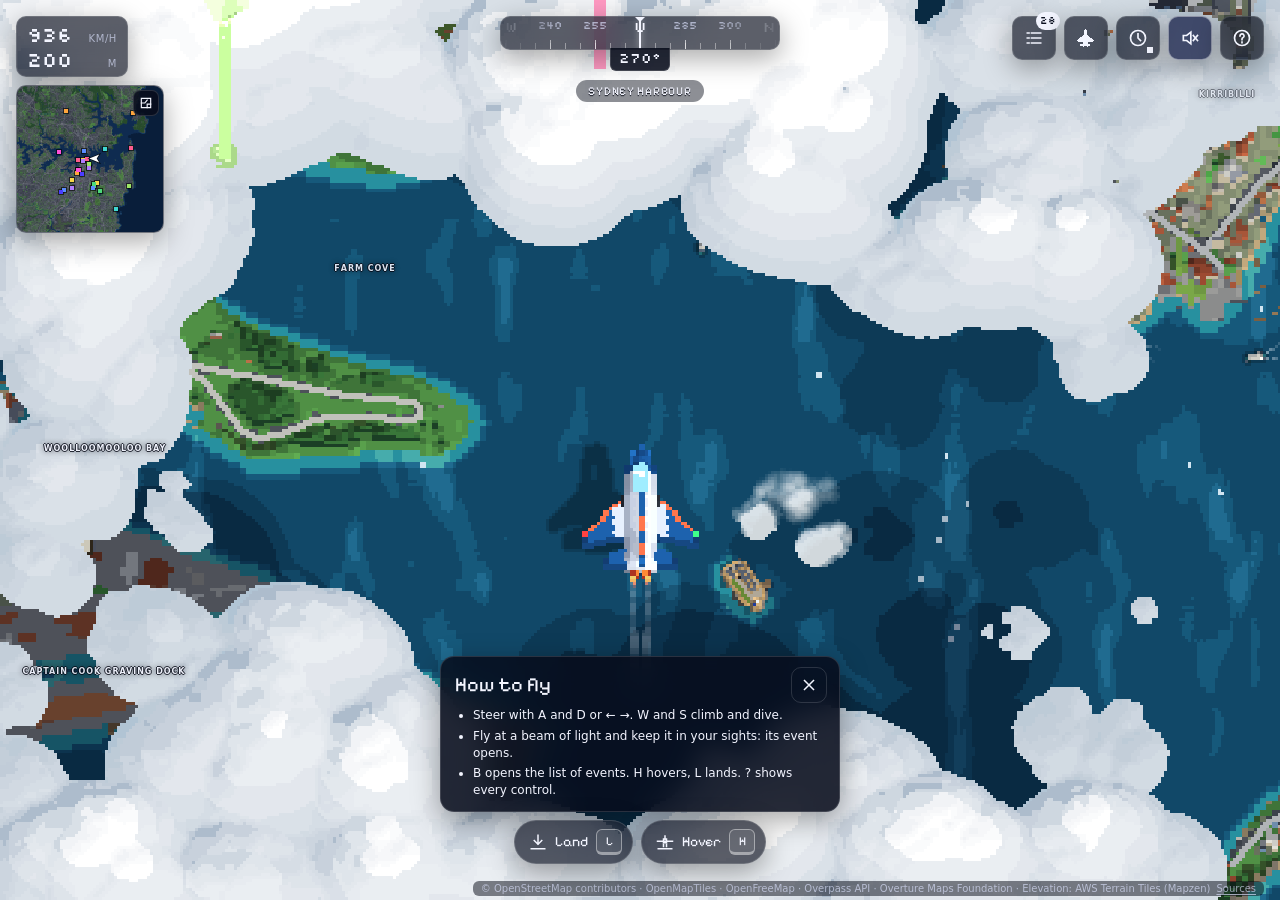
<file: index.html>
<!doctype html>
<html lang="en">
  <head>
    <meta charset="utf-8" />
    <meta name="viewport" content="width=device-width, initial-scale=1, viewport-fit=cover, user-scalable=no" />
    <!-- UI_CONFIG.theme.loadingBg, for before the script runs; src/ui/page-colour.test.ts keeps it in step. -->
    <meta name="theme-color" content="#0b1020" />
    <title>Flyby Sydney</title>
    <script type="module" crossorigin src="./assets/index-Wc1K-LHb.js"></script>
    <link rel="stylesheet" crossorigin href="./assets/index-BzsxLqep.css">
  </head>
  <body>
    <div id="app">
      <canvas id="view" aria-label="Map of Sydney seen from the air"></canvas>
      <div id="ui"></div>
    </div>
  </body>
</html>
</file>
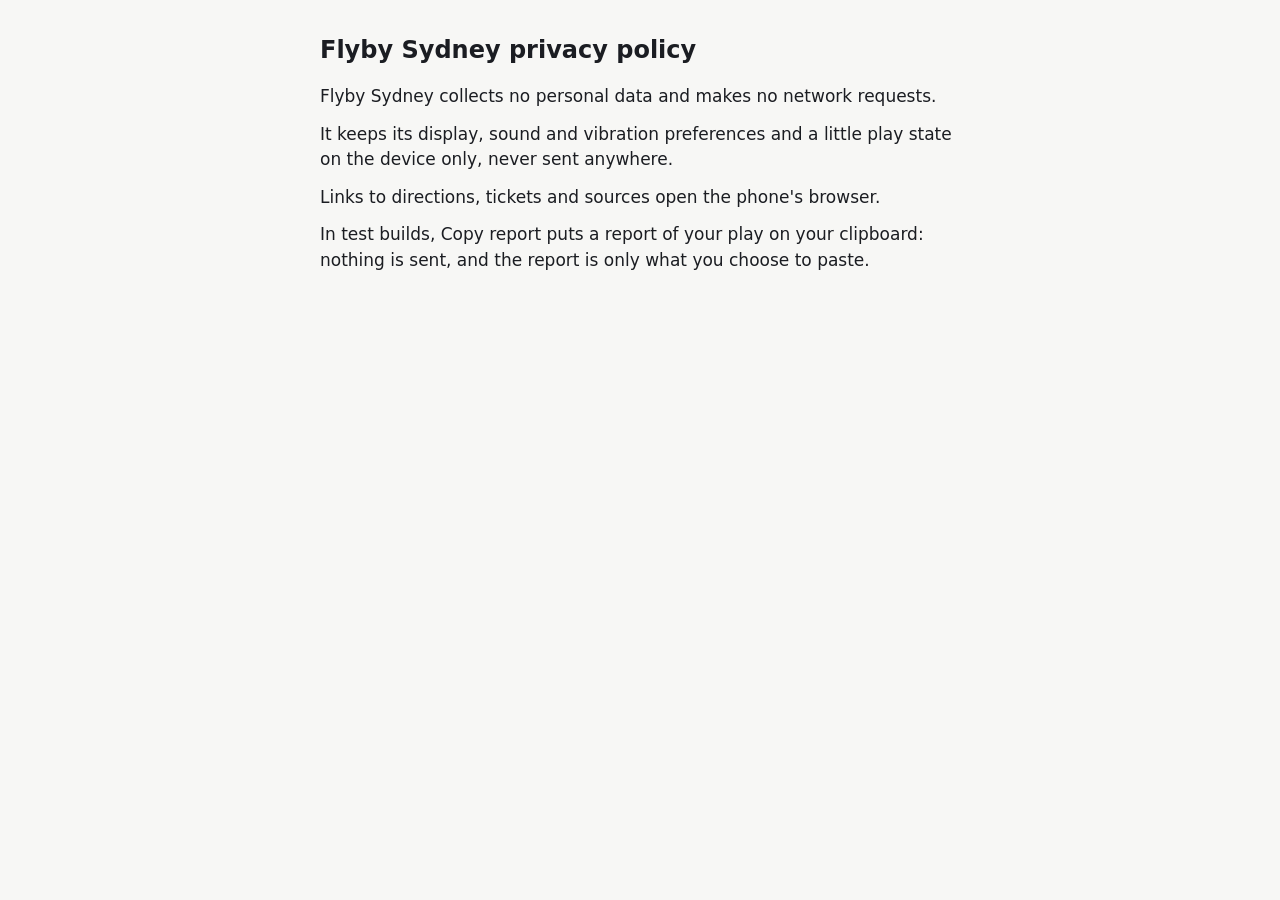
<file: privacy.html>
<!doctype html>
<html lang="en-AU">
<head>
<meta charset="utf-8">
<meta name="viewport" content="width=device-width, initial-scale=1">
<title>Flyby Sydney privacy policy</title>
<!-- The policy for the store listing (docs/app.md store checklist). The game shows the same text in its Sources
     panel (UI_CONFIG.privacy.text, src/ui/config.ts); src/ui/privacy.test.ts checks they match. No outside resources. -->
<style>
  :root { color-scheme: light dark; --bg: #f7f7f5; --text: #1b1d22; --muted: #5b606b; }
  @media (prefers-color-scheme: dark) { :root { --bg: #0b1020; --text: #e8eaf0; --muted: #a3a9b8; } }
  body { margin: 0; background: var(--bg); color: var(--text); font: 17px/1.5 system-ui, -apple-system, 'Segoe UI', sans-serif; }
  main { max-width: 640px; margin: 0 auto; padding: 32px 16px 48px; }
  h1 { font-size: 1.5rem; margin: 0 0 16px; }
  p { margin: 0 0 12px; }
</style>
</head>
<body>
<main>
<h1>Flyby Sydney privacy policy</h1>
<p>Flyby Sydney collects no personal data and makes no network requests.</p>
<p>It keeps its display, sound and vibration preferences and a little play state on the device only, never sent anywhere.</p>
<p>Links to directions, tickets and sources open the phone's browser.</p>
<p>In test builds, Copy report puts a report of your play on your clipboard: nothing is sent, and the report is only what you choose to paste.</p>
</main>
</body>
</html>
</file>
<file: assets/index-BzsxLqep.css>
:root{color-scheme:dark}html,body{margin:0;height:100%;overflow:hidden;background:#0b1020;overscroll-behavior:none;-webkit-tap-highlight-color:transparent}#app{position:fixed;inset:0}#view{position:absolute;inset:0;width:100%;height:100%;display:block;image-rendering:crisp-edges;image-rendering:pixelated;touch-action:none;user-select:none;-webkit-user-select:none}.fs-ui{--fs-font-pixel: "Pixelify Sans", ui-monospace, "SF Mono", Menlo, Consolas, monospace;--fs-family-number: "Silkscreen", "Pixelify Sans", ui-monospace, "SF Mono", Menlo, Consolas, monospace;--fs-font-ui: system-ui, -apple-system, "Segoe UI", Roboto, "Helvetica Neue", Arial, sans-serif;--edge-t: max(var(--fs-gutter), env(safe-area-inset-top, 0px));--edge-r: max(var(--fs-gutter), env(safe-area-inset-right, 0px));--edge-b: max(var(--fs-gutter), env(safe-area-inset-bottom, 0px));--edge-l: max(var(--fs-gutter), env(safe-area-inset-left, 0px));--btn: var(--fs-button);--map: var(--fs-minimap);--steer: var(--fs-steer-zone);--boost: var(--fs-boost);--pad-btn: var(--fs-pad-button);--pad-land: var(--fs-pad-land);--top-right-w: calc(4 * var(--btn) + 3 * var(--fs-gap));--readout-w: var(--fs-readout-w);--side: max(var(--readout-w), var(--top-right-w));--touch-col-gap: 10px;--pad-gap: 8px;--touch-right-w: calc(var(--fs-zoom-button) + var(--touch-col-gap) + var(--pad-btn) + var(--pad-gap) + var(--boost));--c: var(--fs-text);--c-soft: var(--fs-hover);position:fixed;inset:0;overflow:hidden;overflow:clip;pointer-events:none;color:var(--fs-text);font-family:var(--fs-font-ui);font-size:var(--fs-font-body);line-height:1.35;-webkit-font-smoothing:antialiased;-webkit-tap-highlight-color:transparent;-webkit-user-select:none;user-select:none}.fs-ui.fs-compact{--btn: var(--fs-button-compact);--readout-w: var(--fs-readout-compact-w);--map: var(--fs-minimap-compact);--top-right-w: calc(2 * var(--btn) + var(--fs-gap))}.fs-ui.fs-short{--map: var(--fs-minimap-short);--steer: var(--fs-steer-zone-short);--boost: var(--fs-boost-short);--pad-btn: var(--fs-pad-button-short);--pad-land: var(--fs-pad-land-short)}.fs-ui [hidden]{display:none!important}.fs-ui *,.fs-ui *:before,.fs-ui *:after{box-sizing:border-box}:where(.fs-ui) :where(button,input,a){font:inherit;color:inherit}:where(.fs-ui) :where(button){cursor:pointer;border:0;background:none;padding:0;margin:0}.fs-ui :focus-visible{outline:2px solid var(--fs-text);outline-offset:2px}.fs-ui :focus:not(:focus-visible){outline:none}.fs-hit{pointer-events:auto}.fs-num,.fs-panel-title,.fs-dialog-title,.fs-card-title,.fs-loading-title{font-family:var(--fs-font-pixel);font-variant-numeric:tabular-nums;letter-spacing:.02em}.fs-num{font-family:var(--fs-family-number);letter-spacing:0}.fs-icon{width:1em;height:1em;flex:none;fill:none;stroke:currentColor;stroke-width:2;stroke-linecap:square;stroke-linejoin:miter}.fs-visually-hidden{position:absolute!important;width:1px;height:1px;overflow:hidden;clip:rect(0 0 0 0);white-space:nowrap}.fs-glass,.fs-glass-strong{background:var(--fs-panel-bg);border:1px solid var(--fs-border);box-shadow:var(--fs-shadow);-webkit-backdrop-filter:blur(var(--fs-blur)) saturate(1.4);backdrop-filter:blur(var(--fs-blur)) saturate(1.4)}.fs-glass-strong{background:var(--fs-panel-bg-strong)}.fs-layer{position:absolute;inset:0;overflow:hidden;pointer-events:none;z-index:var(--fs-z-labels)}.fs-labels{position:absolute;inset:0}.fs-safe-probe{position:fixed;top:env(safe-area-inset-top,0px);right:env(safe-area-inset-right,0px);bottom:env(safe-area-inset-bottom,0px);left:env(safe-area-inset-left,0px);visibility:hidden;pointer-events:none}.fs-label{position:absolute;left:0;top:0;white-space:nowrap;will-change:transform,opacity;pointer-events:none}.fs-label-inner{display:inline-flex;align-items:center;gap:var(--fs-gap-small);transform:translate(-50%,-50%)}.fs-label-dot{display:none}.fs-label-place .fs-label-inner{font-size:var(--fs-font-place-label);font-weight:650;font-variant-caps:all-small-caps;letter-spacing:.08em;color:var(--fs-text);text-shadow:1px 0 0 var(--fs-label-outline),-1px 0 0 var(--fs-label-outline),0 1px 0 var(--fs-label-outline),0 -1px 0 var(--fs-label-outline),0 0 6px var(--fs-label-outline)}.fs-label-landmark .fs-label-inner{transform:translate(-50%,calc(-100% - var(--fs-label-landmark-offset)));font-family:var(--fs-font-pixel);font-size:var(--fs-font-landmark-label);text-transform:uppercase;letter-spacing:.08em;color:var(--fs-text);text-shadow:1px 0 0 var(--fs-label-outline),-1px 0 0 var(--fs-label-outline),0 1px 0 var(--fs-label-outline),0 -1px 0 var(--fs-label-outline)}.fs-label-landmark .fs-label-inner:before{content:"";width:5px;height:5px;background:var(--fs-text);transform:rotate(45deg);box-shadow:0 0 0 1px var(--fs-label-outline)}.fs-label-event .fs-label-inner{pointer-events:auto;cursor:pointer;transform:translate(-50%,calc(-100% - var(--fs-label-event-offset)));padding:3px 9px 3px 7px;border-radius:999px;background:var(--fs-label-bg);border:1px solid var(--fs-border);font-size:var(--fs-font-event-label);font-weight:600;max-width:40vw}.fs-label-event .fs-label-text{overflow:hidden;text-overflow:ellipsis}.fs-label-event .fs-label-dot{display:block;flex:none;width:8px;height:8px;background:var(--c);box-shadow:0 0 6px var(--c)}.fs-label-event:hover .fs-label-inner{border-color:var(--c)}.fs-lock{--half: 40px;position:absolute;left:0;top:0;z-index:var(--fs-z-lock);color:var(--c, var(--fs-lock-neutral));pointer-events:none;will-change:transform}.fs-corner{position:absolute;left:0;top:0;width:var(--fs-lock-bracket);height:var(--fs-lock-bracket);line-height:0;filter:drop-shadow(0 0 1px rgba(0,0,0,.9)) drop-shadow(0 0 4px var(--c, transparent))}.fs-tl{transform:translate(calc(-1 * var(--half)),calc(-1 * var(--half)))}.fs-tr{transform:translate(calc(var(--half) - var(--fs-lock-bracket)),calc(-1 * var(--half))) scaleX(-1)}.fs-bl{transform:translate(calc(-1 * var(--half)),calc(var(--half) - var(--fs-lock-bracket))) scaleY(-1)}.fs-br{transform:translate(calc(var(--half) - var(--fs-lock-bracket)),calc(var(--half) - var(--fs-lock-bracket))) scale(-1)}.fs-bracket{display:block}.fs-bracket-ink{fill:currentColor}.fs-ring{position:absolute;left:0;top:0;transform:translate(-50%,-50%) rotate(-90deg);filter:drop-shadow(0 0 1px rgba(0,0,0,.9))}.fs-ring-track{fill:none;stroke:#ffffff47}.fs-ring-fill{fill:none;stroke:currentColor}.fs-lock-below{position:absolute;left:0;top:calc(var(--half) + var(--fs-lock-title-gap));transform:translate(-50%);display:flex;flex-direction:column;align-items:center;gap:3px}.fs-lock-title{max-width:60vw;overflow:hidden;text-overflow:ellipsis;white-space:nowrap;padding:2px 8px;border-radius:6px;background:var(--fs-panel-bg);border:1px solid var(--fs-border);font-family:var(--fs-font-pixel);font-size:var(--fs-font-small);color:var(--fs-text)}.fs-lock-hint{padding:1px 7px;border-radius:6px;background:var(--c, var(--fs-lock-neutral));color:var(--fs-loading-bg);font-family:var(--fs-font-pixel);font-size:var(--fs-font-tiny);letter-spacing:.06em;text-transform:uppercase;white-space:nowrap}.fs-lock.fs-locked .fs-corner{animation:fs-flash .5s steps(2,jump-none) 2}@keyframes fs-flash{50%{opacity:.25}}.fs-top{position:absolute;top:var(--edge-t);left:var(--edge-l);right:var(--edge-r);display:grid;grid-template-columns:minmax(var(--side),1fr) minmax(0,var(--fs-compass-w)) minmax(var(--side),1fr);gap:var(--fs-gap);align-items:start;z-index:var(--fs-z-hud);pointer-events:none}.fs-wide.fs-panel-open .fs-top{right:calc(var(--edge-r) + var(--fs-panel-w) + var(--fs-gap));--side: var(--readout-w)}.fs-top-left{display:flex;flex-direction:column;align-items:flex-start;gap:var(--fs-gap)}.fs-top-centre{display:flex;flex-direction:column;align-items:center;min-width:0}.fs-readouts{width:var(--readout-w);padding:6px 10px;border-radius:var(--fs-radius-small);display:grid;gap:2px}.fs-readout{display:flex;align-items:baseline;justify-content:space-between;gap:var(--fs-gap-small)}.fs-readout-value{font-size:var(--fs-font-number);line-height:1.1}.fs-readout-unit{font-size:var(--fs-font-tiny);color:var(--fs-muted);text-transform:uppercase;letter-spacing:.06em}.fs-compact .fs-readout-value{font-size:var(--fs-font-number-compact)}.fs-fps{padding:3px 8px;border-radius:999px;font-size:var(--fs-font-small);display:inline-flex;gap:var(--fs-gap-small);align-items:baseline}.fs-compass{position:relative;width:100%;height:var(--fs-compass-h);border-radius:var(--fs-radius-small)}.fs-compass-window{position:absolute;inset:0;overflow:hidden;border-radius:inherit;-webkit-mask-image:linear-gradient(90deg,transparent,#000 22%,#000 78%,transparent);mask-image:linear-gradient(90deg,transparent,#000 22%,#000 78%,transparent)}.fs-compass-strip{position:absolute;top:0;bottom:0;left:50%;background-image:linear-gradient(90deg,rgba(255,255,255,.4) 1px,transparent 1px);background-size:var(--fs-compass-tick) 6px;background-position:0 100%;background-repeat:repeat-x;will-change:transform}.fs-compass-mark{position:absolute;top:3px;transform:translate(-50%);font-family:var(--fs-family-number);font-size:var(--fs-font-compass);color:var(--fs-muted);line-height:1}.fs-compass-mark:after{content:"";position:absolute;left:50%;top:calc(var(--fs-compass-h) - 14px);width:1px;height:10px;background:#ffffffa6}.fs-compass-mark.fs-cardinal{font-size:var(--fs-font-body);color:var(--fs-text)}.fs-compass-mark.fs-north{font-weight:700}.fs-compass-car{position:absolute;top:0;width:8px;height:8px;margin-left:-4px;border-radius:2px;background:#ffd166;box-shadow:0 0 6px #ffd166cc;transition:none;pointer-events:none}.fs-car-chevron{position:absolute;width:0;height:0;border-left:9px solid transparent;border-right:9px solid transparent;border-bottom:14px solid #ffd166;filter:drop-shadow(0 0 4px rgba(0,0,0,.5));opacity:0;pointer-events:none}.fs-compass-needle{position:absolute;left:50%;top:0;bottom:0;width:2px;margin-left:-1px;background:var(--fs-text);box-shadow:0 0 6px #fff9}.fs-compass-needle:before{content:"";position:absolute;left:-4px;top:0;border:5px solid transparent;border-top-color:var(--fs-text)}.fs-compass-readout{position:absolute;left:50%;top:100%;transform:translate(-50%,-1px);padding:1px 8px 2px;border-radius:0 0 6px 6px;background:var(--fs-panel-bg-strong);border:1px solid var(--fs-border);border-top:0;font-size:var(--fs-font-body)}.fs-banner{margin-top:30px;max-width:100%;padding:3px 12px;border-radius:999px;background:#04081473;font-family:var(--fs-font-pixel);font-size:var(--fs-font-small);letter-spacing:.06em;text-transform:uppercase;white-space:nowrap;overflow:hidden;text-overflow:ellipsis;text-shadow:0 1px 0 var(--fs-label-outline)}.fs-street{margin-top:6px;max-width:100%;padding:3px 10px;border-radius:999px;display:inline-flex;align-items:center;gap:7px;font-size:var(--fs-font-tiny)}.fs-street-label{font-family:var(--fs-font-pixel);letter-spacing:.06em;text-transform:uppercase;white-space:nowrap;overflow:hidden;text-overflow:ellipsis;min-width:0}.fs-street-bar{flex:none;width:40px;height:6px;background:#ffffff29;overflow:hidden}.fs-street-fill{display:block;width:100%;height:100%;background:var(--fs-text);transform:scaleX(0);transform-origin:left}.fs-street-num{flex:none;min-width:3ch;text-align:right}.fs-compact .fs-street-bar{display:none}.fs-minimap{position:relative;width:var(--map);height:var(--map);border-radius:var(--fs-radius-small);overflow:hidden;pointer-events:auto}.fs-minimap-canvas{display:block;width:100%;height:100%;image-rendering:pixelated;image-rendering:crisp-edges;cursor:pointer}.fs-minimap-toggle{position:absolute;top:4px;right:4px;width:26px;height:26px;display:grid;place-items:center;border-radius:7px;background:var(--fs-panel-bg-strong);border:1px solid var(--fs-border);font-size:14px}.fs-minimap.fs-collapsed{width:36px;height:36px}.fs-minimap.fs-collapsed .fs-minimap-canvas{display:none}.fs-minimap.fs-collapsed .fs-minimap-toggle{inset:4px;width:auto;height:auto;background:none;border:0}.fs-top-right{position:absolute;top:var(--edge-t);right:var(--edge-r);z-index:var(--fs-z-popover);pointer-events:none}.fs-topbar{display:grid;grid-auto-flow:column;gap:var(--fs-gap)}.fs-compact .fs-topbar{grid-auto-flow:row;grid-template-columns:repeat(2,var(--btn))}.fs-round{position:relative;width:var(--btn);height:var(--btn);display:grid;place-items:center;border-radius:var(--fs-radius-small);font-size:20px;transition:background-color var(--fs-fast),border-color var(--fs-fast)}.fs-round:hover{background-color:#1e2642cc}.fs-round.fs-on{border-color:var(--fs-border-strong);background-color:#283256d9}.fs-badge{position:absolute;top:-5px;right:-5px;min-width:18px;height:18px;padding:0 4px;border-radius:9px;display:grid;place-items:center;background:var(--fs-text);color:var(--fs-loading-bg);font-size:var(--fs-font-tiny);line-height:1}.fs-live-dot{position:absolute;right:6px;bottom:6px;width:6px;height:6px;background:var(--fs-text);opacity:0}.fs-btn-time.fs-live .fs-live-dot{opacity:1;animation:fs-blink 2s steps(2,jump-none) infinite}@keyframes fs-blink{50%{opacity:.2}}.fs-popover{position:absolute;top:calc(100% + var(--fs-gap));right:0;width:min(var(--fs-popover-w),calc(100vw - 2 * var(--fs-gutter)));max-height:calc(100vh - var(--edge-t) - var(--edge-b) - 2 * var(--btn) - 3 * var(--fs-gap));overflow-y:auto;overscroll-behavior:contain;padding:12px 14px 14px;border-radius:var(--fs-radius);background:var(--fs-panel-bg-strong)}.fs-compact .fs-popover{max-height:calc(100vh - var(--edge-t) - var(--edge-b) - 3 * var(--btn) - 4 * var(--fs-gap));max-height:calc(100dvh - var(--edge-t) - var(--edge-b) - 3 * var(--btn) - 4 * var(--fs-gap))}.fs-popover-head{display:flex;align-items:center;justify-content:space-between;gap:var(--fs-gap)}.fs-popover-title{font-family:var(--fs-font-pixel);font-size:var(--fs-font-body)}.fs-time-value{display:block;margin:10px 0 8px;font-size:var(--fs-font-heading)}.fs-popover-note{margin:10px 0 0;color:var(--fs-muted);font-size:var(--fs-font-small)}.fs-popover-section{margin-top:12px;padding-top:12px;border-top:1px solid var(--fs-border)}.fs-quality-head{display:flex;align-items:center;justify-content:space-between;gap:var(--fs-gap);flex-wrap:wrap}.fs-slider{width:100%;height:28px;margin:0;background:transparent;-webkit-appearance:none;appearance:none;cursor:pointer}.fs-slider::-webkit-slider-runnable-track{height:8px;border-radius:2px;background:linear-gradient(90deg,#141c3d 0% 20%,#c9875a 26%,#8fb7e0 40% 70%,#d9785a 77%,#3a2a5c 84%,#141c3d 92%);border:1px solid var(--fs-border)}.fs-slider::-moz-range-track{height:8px;border-radius:2px;background:linear-gradient(90deg,#141c3d 0% 20%,#c9875a 26%,#8fb7e0 40% 70%,#d9785a 77%,#3a2a5c 84%,#141c3d 92%);border:1px solid var(--fs-border)}.fs-slider::-webkit-slider-thumb{-webkit-appearance:none;width:18px;height:22px;margin-top:-8px;border-radius:3px;background:var(--fs-text);border:2px solid var(--fs-loading-bg);box-shadow:0 0 0 1px var(--fs-border-strong)}.fs-slider::-moz-range-thumb{width:14px;height:18px;border-radius:3px;background:var(--fs-text);border:2px solid var(--fs-loading-bg)}.fs-time-ticks{position:relative;height:14px;margin:2px 9px 0}.fs-time-tick{position:absolute;top:0;transform:translate(-50%);font-size:var(--fs-font-tiny);color:var(--fs-muted);white-space:nowrap}.fs-sound-chips{display:inline-flex;gap:6px}.fs-sound-row{display:grid;grid-template-columns:5.5em 1fr;align-items:center;gap:var(--fs-gap);margin-top:6px}.fs-sound-label{color:var(--fs-muted);font-size:var(--fs-font-small)}.fs-sound-row.fs-with-value{grid-template-columns:5.5em 1fr 3.4em}.fs-sound-value{color:var(--fs-muted);font-size:var(--fs-font-small);text-align:right}.fs-slider.fs-level::-webkit-slider-runnable-track{background:#ffffff24}.fs-slider.fs-level::-moz-range-track{background:#ffffff24}.fs-caption{margin:0;max-width:min(440px,100%);padding:5px 14px;border-radius:var(--fs-radius-small);font-size:var(--fs-font-small);text-align:center}.fs-chip{height:var(--fs-chip-h);padding:0 11px;border-radius:999px;border:1px solid var(--fs-border);background:#ffffff0a;font-size:13px;font-weight:600;display:inline-flex;align-items:center;gap:6px;white-space:nowrap;flex:none;transition:background-color var(--fs-fast),border-color var(--fs-fast)}.fs-chip:hover{background:var(--fs-hover)}.fs-chip.fs-on{background:#ffffff29;border-color:var(--fs-border-strong)}.fs-chip-cat.fs-on{background:var(--c-soft);border-color:var(--c)}.fs-chip-icon{font-size:14px;line-height:1}.fs-static{pointer-events:none}.fs-icon-btn{width:36px;height:36px;flex:none;display:grid;place-items:center;border-radius:var(--fs-radius-small);border:1px solid var(--fs-border);font-size:18px;transition:background-color var(--fs-fast)}.fs-icon-btn:hover{background:var(--fs-hover)}.fs-btn{flex:1 1 0;min-width:0;height:var(--fs-action-h);padding:0 14px;display:inline-flex;align-items:center;justify-content:center;gap:8px;border-radius:var(--fs-radius-small);border:1px solid var(--fs-border-strong);background:#ffffff0f;font-weight:650;text-decoration:none;white-space:nowrap;font-size:var(--fs-font-body);transition:background-color var(--fs-fast),filter var(--fs-fast)}.fs-btn .fs-icon{font-size:18px}.fs-btn:hover{background:var(--fs-hover)}.fs-btn-primary{flex-basis:100%;background:var(--c);border-color:transparent;color:var(--fs-loading-bg);box-shadow:0 0 22px var(--c-soft)}.fs-btn-primary:hover{filter:brightness(1.08)}.fs-link-btn{font-size:var(--fs-font-small);color:var(--fs-muted);text-decoration:underline;text-underline-offset:2px}.fs-tag{display:inline-flex;align-items:center;gap:4px;padding:1px 6px;border-radius:4px;border:1px dashed var(--fs-border-strong);color:var(--fs-muted);font-size:var(--fs-font-tiny);text-transform:uppercase;letter-spacing:.06em;white-space:nowrap}.fs-tag-sample{height:var(--fs-chip-h);padding:0 10px;border-radius:999px;font-size:var(--fs-font-tiny)}.fs-tag .fs-icon{font-size:12px}.fs-panel{position:absolute;left:0;right:0;bottom:0;z-index:var(--fs-z-panel);display:flex;flex-direction:column;max-height:var(--fs-sheet-max);border-radius:var(--fs-radius) var(--fs-radius) 0 0;border-bottom:0;padding-bottom:env(safe-area-inset-bottom,0px);padding-left:env(safe-area-inset-left,0px);padding-right:env(safe-area-inset-right,0px);visibility:hidden;transform:translate3d(0,calc(100% + 24px),0);transition:transform var(--fs-panel) cubic-bezier(.2,.8,.2,1),visibility 0s linear var(--fs-panel);-webkit-user-select:text;user-select:text}.fs-panel.fs-open{visibility:visible;transform:none;transition:transform var(--fs-panel) cubic-bezier(.2,.8,.2,1),visibility 0s}.fs-panel.fs-dragging{transition:none}.fs-drawer{height:var(--fs-sheet-max)}.fs-card{z-index:var(--fs-z-card)}.fs-wide .fs-panel{top:calc(var(--edge-t) + var(--btn) + var(--fs-gap));right:var(--edge-r);bottom:var(--edge-b);left:auto;width:min(var(--fs-panel-w),calc(100vw - 2 * var(--fs-gutter)));height:auto;max-height:none;border-radius:var(--fs-radius);border-bottom:1px solid var(--fs-border);padding:0;transform:translate3d(calc(100% + var(--edge-r) + 24px),0,0)}.fs-wide .fs-card{bottom:auto;max-height:calc(100% - var(--edge-t) - var(--btn) - var(--fs-gap) - var(--edge-b))}.fs-wide .fs-panel.fs-open{transform:none}.fs-short .fs-panel-head{padding-bottom:6px}.fs-panel-head{flex:none;padding:8px var(--fs-gutter) 10px;touch-action:none}.fs-wide .fs-panel-head{padding-top:14px;touch-action:auto}.fs-grabber{width:38px;height:4px;margin:0 auto 8px;border-radius:2px;background:#ffffff4d}.fs-wide .fs-grabber{display:none}.fs-panel-head-row{display:flex;align-items:center;justify-content:space-between;gap:var(--fs-gap)}.fs-panel-head-text{display:flex;align-items:baseline;gap:10px;min-width:0}.fs-panel-title{margin:0;font-size:var(--fs-font-heading);font-weight:600;outline:none}.fs-count{color:var(--fs-muted);font-size:var(--fs-font-small)}.fs-panel-body{flex:1 1 auto;min-height:0;overflow-y:auto;overscroll-behavior:contain;-webkit-overflow-scrolling:touch;touch-action:pan-y;padding:0 var(--fs-gutter) var(--fs-gutter)}.fs-search{display:flex;align-items:center;gap:8px;height:42px;padding:0 12px;border-radius:var(--fs-radius-small);background:#ffffff0f;border:1px solid var(--fs-border);color:var(--fs-muted);font-size:16px}.fs-search:focus-within{border-color:var(--fs-border-strong)}.fs-search-input{flex:1;min-width:0;height:100%;border:0;outline:none;background:transparent;color:var(--fs-text);font-size:var(--fs-font-input);-webkit-user-select:text;user-select:text}.fs-search-input::placeholder{color:var(--fs-muted)}.fs-chips{display:flex;flex-wrap:wrap;gap:6px;margin-top:10px}.fs-chips-scroll{flex-wrap:nowrap;overflow-x:auto;margin-left:calc(-1 * var(--fs-gutter));margin-right:calc(-1 * var(--fs-gutter));padding:0 var(--fs-gutter) 2px;scrollbar-width:none;touch-action:pan-x pan-y;-webkit-mask-image:linear-gradient(90deg,#000 85%,transparent);mask-image:linear-gradient(90deg,#000 85%,transparent)}.fs-chips-when{flex-wrap:nowrap;overflow-x:auto;scrollbar-width:none}.fs-chips-when .fs-chip{flex:1 1 auto;justify-content:center;padding:0 6px}.fs-chips-when::-webkit-scrollbar,.fs-chips-scroll::-webkit-scrollbar{display:none}.fs-wide:not(.fs-short) .fs-chips-scroll{flex-wrap:wrap;overflow:visible;margin-left:0;margin-right:0;padding:0;-webkit-mask-image:none;mask-image:none}.fs-list-meta{display:flex;align-items:center;justify-content:space-between;gap:var(--fs-gap);margin:12px 0 8px}.fs-segment{display:inline-flex;padding:2px;border-radius:999px;border:1px solid var(--fs-border)}.fs-segment-btn{height:26px;padding:0 11px;border-radius:999px;font-size:var(--fs-font-small);font-weight:600;color:var(--fs-muted)}.fs-segment-btn.fs-on{background:#ffffff24;color:var(--fs-text)}.fs-list{list-style:none;margin:0;padding:0;display:flex;flex-direction:column;gap:4px}.fs-item{width:100%;display:grid;grid-template-columns:var(--fs-icon-tile) minmax(0,1fr) auto;gap:10px;align-items:center;padding:8px;border-radius:var(--fs-radius-small);border:1px solid transparent;background:#ffffff08;text-align:left;transition:background-color var(--fs-fast),border-color var(--fs-fast)}.fs-item:hover{background:var(--fs-hover)}.fs-item:focus-visible{outline:none;border-color:var(--c);background:var(--fs-hover)}.fs-tile{width:var(--fs-icon-tile);height:var(--fs-icon-tile);display:grid;place-items:center;border-radius:9px;background:var(--c-soft);box-shadow:inset 0 0 0 1px var(--c);font-size:18px;line-height:1}.fs-item-main{display:flex;flex-direction:column;gap:2px;min-width:0}.fs-item-title{font-weight:650;overflow:hidden;display:-webkit-box;-webkit-line-clamp:2;-webkit-box-orient:vertical}.fs-item-sub{display:flex;flex-wrap:nowrap;column-gap:6px;color:var(--fs-muted);font-size:var(--fs-font-small);min-width:0}.fs-item-venue{flex:0 1 auto;min-width:0;overflow:hidden;text-overflow:ellipsis;white-space:nowrap}.fs-item-when{flex:none;white-space:nowrap}.fs-item-when:before{content:"·";margin-right:6px}.fs-live-now .fs-item-when{color:var(--c);font-weight:650}.fs-item-meta{display:flex;flex-direction:column;align-items:flex-end;gap:3px;font-size:var(--fs-font-small);white-space:nowrap}.fs-item-distance:empty{display:none}.fs-item-price{color:var(--fs-muted);max-width:90px;overflow:hidden;text-overflow:ellipsis}.fs-empty{padding:28px 8px;text-align:center;color:var(--fs-muted)}.fs-card-tags{display:flex;flex-wrap:wrap;gap:6px;min-width:0}.fs-card-title{margin:2px 0 10px;font-size:var(--fs-font-heading);font-weight:600;line-height:1.2;outline:none;overflow-wrap:anywhere}.fs-facts{display:grid;gap:6px;margin-bottom:12px}.fs-fact{display:flex;align-items:flex-start;gap:10px}.fs-fact .fs-icon{font-size:16px;margin-top:1px;color:var(--c)}.fs-card-desc{margin:0 0 16px;line-height:1.5;color:#f3f5ffdb}.fs-card-actions{display:flex;flex-wrap:wrap;gap:var(--fs-gap)}.fs-card-actions .fs-btn-primary,.fs-card-actions .fs-btn-walk{flex:1 1 calc(50% - var(--fs-gap) / 2)}.fs-card .fs-peek-only{display:none}.fs-card.fs-peek .fs-peek-only{display:inline-flex}.fs-card.fs-peek .fs-peek-hide{display:none!important}.fs-card.fs-peek .fs-panel-body{cursor:pointer;overflow:hidden}.fs-card.fs-peek .fs-card-title{margin-bottom:4px;white-space:nowrap;overflow:hidden;text-overflow:ellipsis}.fs-card.fs-peek .fs-facts{margin-bottom:10px}.fs-card.fs-peek .fs-card-actions{flex-wrap:nowrap}.fs-card.fs-peek .fs-btn-primary,.fs-card.fs-peek .fs-btn-walk{flex-basis:0}.fs-card.fs-peek .fs-card-actions .fs-btn{padding:0 8px;gap:6px}.fs-compact .fs-card.fs-peek .fs-card-actions .fs-icon{display:none}.fs-touch-on:not(.fs-wide) .fs-card.fs-peek{left:var(--edge-l);right:var(--edge-r);bottom:calc(var(--edge-b) + var(--fs-attr-h) + var(--steer) + var(--fs-gap));border-radius:var(--fs-radius);border-bottom:1px solid var(--fs-border);padding:0}.fs-touch-on:not(.fs-wide) .fs-card.fs-peek .fs-grabber{display:none}.fs-card.fs-peek:not(.fs-open){opacity:0;transition:transform var(--fs-panel) cubic-bezier(.2,.8,.2,1),opacity var(--fs-panel),visibility 0s linear var(--fs-panel)}.fs-wide.fs-drawer-open .fs-card.fs-peek{top:auto;bottom:var(--edge-b)}.fs-roomy.fs-drawer-open .fs-card{right:calc(var(--edge-r) + var(--fs-panel-w) + var(--fs-gap))}.fs-roomy.fs-drawer-open .fs-card.fs-peek{top:calc(var(--edge-t) + var(--btn) + var(--fs-gap));bottom:auto}.fs-roomy.fs-drawer-open.fs-card-open .fs-top,.fs-roomy.fs-drawer-open.fs-card-open .fs-bottom-centre,.fs-roomy.fs-drawer-open.fs-card-open .fs-touch-right{right:calc(var(--edge-r) + 2 * var(--fs-panel-w) + 2 * var(--fs-gap))}.fs-wide.fs-panel-open .fs-popover{right:calc(var(--fs-panel-w) + var(--fs-gap))}.fs-roomy.fs-drawer-open.fs-card-open .fs-popover{right:calc(2 * var(--fs-panel-w) + 2 * var(--fs-gap))}.fs-short .fs-card:not(.fs-peek) .fs-card-actions{position:sticky;bottom:calc(-1 * var(--fs-gutter));margin:0 calc(-1 * var(--fs-gutter));padding:var(--fs-gap) var(--fs-gutter) var(--fs-gutter);background:var(--fs-loading-bg)}.fs-first{width:min(var(--fs-hint-w),100%);padding:10px 12px 12px 14px;border-radius:var(--fs-radius);pointer-events:auto}.fs-first-head{display:flex;align-items:center;justify-content:space-between;gap:var(--fs-gap);margin-bottom:4px}.fs-first-title{font-family:var(--fs-font-pixel);font-size:var(--fs-font-heading)}.fs-first-lines{margin:0;padding:0 0 0 18px;display:grid;gap:4px;font-size:var(--fs-font-small);line-height:1.4}.fs-panel-open:not(.fs-wide) .fs-first,.fs-short.fs-panel-open .fs-first{display:none}.fs-issues{max-height:min(60vh,26rem);display:flex;flex-direction:column;overflow:hidden}.fs-issues-body{flex:1 1 auto;min-height:0;overflow-y:auto;overscroll-behavior:contain}.fs-issues-intro{margin:0 0 6px;font-size:var(--fs-font-small);line-height:1.4}.fs-issues .fs-issues-lines{margin:0;padding:0 0 0 18px;display:grid;gap:4px;font-size:var(--fs-font-small);line-height:1.4}.fs-issues-report{flex:none;display:flex;align-items:center;justify-content:space-between;gap:var(--fs-gap);margin-top:10px;padding-top:10px;border-top:1px solid var(--fs-border)}.fs-issues-report-line{font-size:var(--fs-font-small);color:var(--fs-muted)}.fs-short .fs-first{position:relative;padding:6px 40px 6px 10px}.fs-short .fs-first-head{margin:0}.fs-short .fs-first-title{display:none}.fs-short .fs-first-head .fs-icon-btn{position:absolute;top:4px;right:4px;width:30px;height:30px}.fs-short .fs-first-lines{gap:1px;font-size:var(--fs-font-tiny)}.fs-bottom-centre{position:absolute;left:var(--edge-l);right:var(--edge-r);bottom:calc(var(--edge-b) + var(--fs-attr-h));display:flex;flex-direction:column;align-items:center;gap:var(--fs-gap);z-index:var(--fs-z-toast);pointer-events:none}.fs-touch-on:not(.fs-short) .fs-bottom-centre{bottom:calc(var(--edge-b) + var(--fs-attr-h) + var(--steer) + var(--fs-gap))}.fs-wide.fs-panel-open .fs-bottom-centre{right:calc(var(--edge-r) + var(--fs-panel-w) + var(--fs-gap))}.fs-panel-open:not(.fs-wide) .fs-status{display:none}.fs-status{display:flex;flex-direction:column;align-items:center;gap:var(--fs-gap);max-width:100%}.fs-status-pill{display:inline-flex;align-items:center;gap:10px;max-width:min(440px,100%);padding:7px 16px 7px 12px;border-radius:999px;font-size:18px}.fs-status-lines{display:flex;flex-direction:column;min-width:0}.fs-status-title{font-family:var(--fs-font-pixel);font-size:var(--fs-font-body);white-space:nowrap;overflow:hidden;text-overflow:ellipsis}.fs-status-hint{font-size:var(--fs-font-small);color:var(--fs-muted)}.fs-walk-tip .fs-status-hint{color:var(--fs-text)}.fs-hud-action{display:inline-flex;align-items:center;gap:8px;height:var(--fs-action-h);padding:0 10px 0 14px;border-radius:999px;font-family:var(--fs-font-pixel);font-size:var(--fs-font-body);transition:background-color var(--fs-fast),border-color var(--fs-fast)}.fs-hud-action .fs-icon{font-size:18px}.fs-hud-action:hover{background-color:#1e2642cc;border-color:var(--fs-border-strong)}.fs-warning{border-color:var(--fs-warning);color:var(--fs-warning);animation:fs-pulse 1.2s ease-in-out infinite}.fs-warning .fs-status-hint{color:var(--fs-text)}@keyframes fs-pulse{50%{box-shadow:0 0 0 4px #ffb5472e,var(--fs-shadow)}}.fs-toast{max-width:min(420px,100%);padding:8px 16px;border-radius:999px;font-size:var(--fs-font-small);text-align:center}.fs-toast-in{animation:fs-rise var(--fs-panel) ease-out}@keyframes fs-rise{0%{opacity:0;transform:translateY(8px)}}.fs-attr{position:absolute;right:var(--edge-r);bottom:max(4px,env(safe-area-inset-bottom,0px));max-width:calc(100% - 2 * var(--fs-gutter));z-index:var(--fs-z-hud);display:flex;flex-direction:column;align-items:flex-end;gap:var(--fs-gap-small);pointer-events:none}.fs-attr.fs-attr-open{z-index:var(--fs-z-modal)}.fs-wide.fs-panel-open .fs-attr{right:calc(var(--edge-r) + var(--fs-panel-w) + var(--fs-gap));max-width:calc(100% - var(--fs-panel-w) - var(--edge-r) - var(--fs-gap) - var(--edge-l))}.fs-attr-line{display:flex;align-items:center;gap:6px;max-width:100%;padding:1px 8px;border-radius:6px;background:#04081480;font-size:var(--fs-font-tiny);color:var(--fs-muted)}.fs-attr-text{overflow:hidden;text-overflow:ellipsis;white-space:nowrap}.fs-attr-more{text-decoration:underline;text-underline-offset:2px;font-size:var(--fs-font-tiny);flex:none}.fs-sources{width:min(340px,calc(100vw - 2 * var(--fs-gutter)));max-height:calc(100dvh - var(--edge-t) - var(--fs-attr-h) - var(--fs-gap));overflow-y:auto;overscroll-behavior:contain;padding:10px 12px;border-radius:var(--fs-radius-small);font-size:var(--fs-font-small);-webkit-user-select:text;user-select:text}.fs-sources-title{margin:0 0 6px;font-family:var(--fs-font-pixel);font-size:var(--fs-font-body);font-weight:600}.fs-sources ul{margin:0;padding-left:16px}.fs-sources li+li{margin-top:4px}.fs-sources a{color:var(--fs-text)}.fs-sources-title.fs-sources-gap{margin-top:10px}.fs-sources-text{margin:0}.fs-sources-text+.fs-sources-text{margin-top:4px}.fs-sources-meta{color:var(--fs-muted)}.fs-touch{position:absolute;bottom:calc(var(--edge-b) + var(--fs-attr-h));z-index:var(--fs-z-touch);pointer-events:none}.fs-touch-left{left:var(--edge-l);width:max(calc(2 * var(--fs-steer-radius)),min(var(--steer),calc(100% - var(--edge-l) - var(--edge-r) - var(--touch-right-w) - var(--fs-gap))));height:var(--steer)}.fs-wide.fs-panel-open .fs-touch-left{width:max(calc(2 * var(--fs-steer-radius)),min(var(--steer),calc(100% - var(--edge-l) - var(--edge-r) - var(--fs-panel-w) - var(--fs-gap) - var(--touch-right-w) - var(--fs-gap))))}.fs-steer{position:relative;width:100%;height:100%;border-radius:var(--fs-radius);touch-action:none}.fs-twin .fs-steer{pointer-events:none}.fs-stick{position:absolute;left:50%;top:50%;width:calc(2 * var(--fs-steer-radius));height:calc(2 * var(--fs-steer-radius));margin:calc(-1 * var(--fs-steer-radius)) 0 0 calc(-1 * var(--fs-steer-radius));border-radius:50%;background:#090d1c6b;border:1px solid var(--fs-border);-webkit-backdrop-filter:blur(6px);backdrop-filter:blur(6px);transition:opacity var(--fs-fast),transform var(--fs-knob-return) cubic-bezier(.22,1,.36,1)}.fs-stick:before{content:"";position:absolute;inset:22%;border-radius:50%;border:1px dashed rgba(255,255,255,.16)}.fs-stick-dir{position:absolute;inset:-1px;border-radius:50%;opacity:0;pointer-events:none;background:conic-gradient(from calc(-.5 * var(--stick-dir-arc, 110deg)),transparent 0deg,#f3f5ff calc(.25 * var(--stick-dir-arc, 110deg)),#f3f5ff calc(.75 * var(--stick-dir-arc, 110deg)),transparent var(--stick-dir-arc, 110deg));-webkit-mask:radial-gradient(farthest-side,transparent calc(100% - var(--stick-dir-band, 4px) - 1px),#000 calc(100% - var(--stick-dir-band, 4px)));mask:radial-gradient(farthest-side,transparent calc(100% - var(--stick-dir-band, 4px) - 1px),#000 calc(100% - var(--stick-dir-band, 4px)));will-change:transform,opacity;transition:opacity var(--fs-fast)}.fs-steering .fs-stick-dir{transition:none}.fs-knob{position:absolute;left:50%;top:50%;width:var(--fs-knob);height:var(--fs-knob);margin:calc(-.5 * var(--fs-knob)) 0 0 calc(-.5 * var(--fs-knob));border-radius:50%;background:#f3f5ffd1;box-shadow:0 2px 10px #0006,inset 0 -3px #00000026;will-change:transform;transition:transform var(--fs-knob-return) cubic-bezier(.22,1,.36,1)}.fs-steering .fs-stick,.fs-steering .fs-knob{transition:none}.fs-steering .fs-stick{background:#090d1c8c;border-color:var(--fs-border-strong)}.fs-steer-hint{position:absolute;left:50%;bottom:0;transform:translate(-50%);font-family:var(--fs-font-pixel);font-size:var(--fs-font-tiny);color:var(--fs-muted);text-transform:uppercase;letter-spacing:.1em;text-shadow:0 1px 0 var(--fs-label-outline)}.fs-steering .fs-steer-hint{opacity:0}.fs-touch-right{right:var(--edge-r);display:flex;align-items:flex-end;gap:var(--touch-col-gap)}.fs-wide.fs-panel-open .fs-touch-right{right:calc(var(--edge-r) + var(--fs-panel-w) + var(--fs-gap))}.fs-zoom-col{display:flex;flex-direction:column;gap:6px}.fs-pad-cluster{display:grid;grid-template-columns:var(--pad-btn) var(--boost);grid-template-rows:auto var(--pad-btn) auto var(--boost);gap:var(--pad-gap);place-items:center}.fs-pad-btn{width:var(--pad-btn);height:var(--pad-btn);display:flex;flex-direction:column;align-items:center;justify-content:center;gap:1px;border-radius:50%;background:#090d1c8c;border:1px solid var(--fs-border);box-shadow:0 4px 14px #0000004d;-webkit-backdrop-filter:blur(6px);backdrop-filter:blur(6px);font-size:20px;touch-action:none;-webkit-touch-callout:none;transition:transform 80ms ease-out,background-color 80ms,opacity var(--fs-fast)}.fs-pad-btn.fs-busy{opacity:var(--fs-busy-opacity)}.fs-pad-btn.fs-pressed{transform:scale(.92);background:#3c4878bf;border-color:var(--fs-border-strong)}.fs-pad-label{font-family:var(--fs-font-pixel);font-size:9px;text-transform:uppercase;letter-spacing:.06em;line-height:1}.fs-pad-boost{width:var(--boost);height:var(--boost);font-size:26px}.fs-pad-view{grid-area:2 / 1}.fs-pad-select{grid-area:2 / 2}.fs-pad-moves{grid-area:3 / 1 / 4 / 3}.fs-pad-roll{grid-area:4 / 1}.fs-pad-boost{grid-area:4 / 2}.fs-pad-moves{display:flex;gap:4px;width:100%}.fs-pad-btn.fs-pad-move{flex:1;width:auto;height:var(--pad-land);flex-direction:row;gap:4px;border-radius:999px;font-size:16px}.fs-pad-btn.fs-pad-action{grid-area:1 / 1 / 2 / 3;width:100%;height:var(--pad-land);flex-direction:row;gap:6px;border-radius:999px;font-size:18px}.fs-pad-cluster.fs-two-actions .fs-pad-btn.fs-pad-action{grid-area:1 / 1 / 2 / 2;padding:0 8px}.fs-pad-cluster.fs-two-actions .fs-pad-btn.fs-pad-drive{grid-area:1 / 2 / 2 / 3}.fs-pad-action .fs-pad-label{font-size:var(--fs-font-small)}.fs-pad-zoom{width:var(--fs-zoom-button);height:var(--fs-zoom-button);border-radius:var(--fs-radius-small);font-size:18px}.fs-pad-btn.fs-cam-btn{flex-direction:column;transition-property:opacity,transform,background-color;transition-timing-function:ease-out}.fs-pad-btn.fs-cam-btn.fs-cam-off{opacity:0;pointer-events:none}.fs-dip{position:absolute;inset:0;background:#000;opacity:0;pointer-events:none}.fs-modal{position:absolute;inset:0;z-index:var(--fs-z-modal);display:grid;place-items:center;padding:var(--edge-t) var(--edge-r) var(--edge-b) var(--edge-l);background:#0306108c}.fs-dialog{width:min(var(--fs-dialog-w),100%);max-height:100%;overflow-y:auto;overscroll-behavior:contain;padding:16px var(--fs-gutter) var(--fs-gutter);border-radius:var(--fs-radius)}.fs-dialog-head{display:flex;align-items:center;justify-content:space-between;gap:var(--fs-gap)}.fs-dialog-brand{display:flex;align-items:center;gap:12px}.fs-dialog-title{margin:0;font-size:var(--fs-font-heading);font-weight:600}.fs-dialog-intro{margin:10px 0 14px;color:var(--fs-muted);line-height:1.5}.fs-tabs{display:flex;flex-wrap:wrap;gap:6px;margin-bottom:8px}.fs-tab{flex:1 1 auto;height:var(--fs-chip-h);padding:0 10px;border-radius:999px;border:1px solid var(--fs-border);font-size:13px;font-weight:600;color:var(--fs-muted)}.fs-tab.fs-on{background:#ffffff24;border-color:var(--fs-border-strong);color:var(--fs-text)}.fs-tab-panel{outline:none}.fs-keys{margin:0}.fs-keys-heading{margin:14px 0 2px;font-family:var(--fs-font-pixel);font-size:var(--fs-font-small);font-weight:400;letter-spacing:.08em;text-transform:uppercase;color:var(--fs-muted)}.fs-keys-heading:first-child{margin-top:4px}.fs-key-row{display:grid;grid-template-columns:minmax(0,.9fr) minmax(0,1.1fr);gap:12px;align-items:center;padding:8px 0;border-bottom:1px solid var(--fs-border)}.fs-key-row:last-child{border-bottom:0}.fs-keys dt{font-weight:600}.fs-keys dd{margin:0;display:flex;flex-wrap:wrap;justify-content:flex-end;align-items:center;gap:4px;text-align:right}.fs-ui kbd{min-width:26px;height:26px;padding:0 7px;display:inline-grid;place-items:center;border-radius:6px;border:1px solid var(--fs-border-strong);border-bottom-width:3px;background:#ffffff14;font-family:var(--fs-font-pixel);font-size:var(--fs-font-small);line-height:1}.fs-or,.fs-sep{color:var(--fs-muted);font-size:var(--fs-font-tiny);padding:0 2px}.fs-words{color:var(--fs-muted);font-size:var(--fs-font-small)}.fs-loading{position:absolute;inset:0;z-index:var(--fs-z-loading);display:grid;place-items:center;background:radial-gradient(120% 80% at 50% 0%,rgba(91,140,255,.18),transparent 60%),var(--fs-loading-bg);transition:opacity var(--fs-loading-fade) ease}.fs-loading.fs-out{opacity:0;pointer-events:none}.fs-loading-inner{position:relative;z-index:1;padding:0 var(--fs-gutter) 12vh;text-align:center}.fs-loading-jet{display:inline-block;margin-bottom:14px;animation:fs-bob 2.4s ease-in-out infinite}.fs-jet-sprite{display:block}.fs-jet-sprite .fs-flame{animation:fs-blink .3s steps(2,jump-none) infinite}@keyframes fs-bob{50%{transform:translateY(-6px)}}.fs-loading-title{margin:0;font-size:var(--fs-font-title);font-weight:700;line-height:1;text-shadow:0 4px 0 rgba(0,0,0,.45)}.fs-loading-tagline{margin:10px 0 0;color:var(--fs-muted)}.fs-loading-bar{width:min(var(--fs-loading-bar-w),72vw);height:var(--fs-loading-bar-h);margin:26px auto 10px;border-radius:2px;background:#ffffff1a;border:1px solid var(--fs-border);overflow:hidden}.fs-loading-fill{height:100%;transform-origin:0 50%;transform:scaleX(0);transition:transform .2s ease-out}.fs-loading-status{margin:0;min-height:1.4em;color:var(--fs-muted);font-size:var(--fs-font-small)}.fs-loading-action{flex:none;margin-top:12px;min-width:160px}.fs-loading-failed .fs-loading-status{color:var(--fs-text);max-width:min(420px,86vw)}.fs-loading-skyline{position:absolute;left:0;right:0;bottom:0;width:100%;height:auto;image-rendering:pixelated;image-rendering:crisp-edges}.fs-reduced-motion *,.fs-reduced-motion *:before,.fs-reduced-motion *:after{animation:none!important;transition-duration:0ms!important}@media(prefers-reduced-motion:reduce){.fs-ui *,.fs-ui *:before,.fs-ui *:after{animation:none!important;transition-duration:0ms!important}}.fs-hud-actions{display:flex;flex-direction:row;align-items:center;justify-content:center;gap:var(--fs-gap)}.fs-hud-action.fs-on,.fs-pad-btn.fs-on{border-color:var(--fs-border-strong);background-color:#283256d9}.fs-pad-cluster.fs-two-actions .fs-pad-btn.fs-pad-action{flex-direction:column;gap:1px;padding:0 4px}.fs-pad-cluster.fs-two-actions .fs-pad-action .fs-pad-label{font-size:9px}.fs-pad-cluster.fs-two-actions .fs-pad-action .fs-icon{font-size:18px}.fs-touch-on:not(.fs-short) .fs-bottom-centre{--touch-stack-h: max(var(--steer), calc(2 * var(--pad-land) + var(--pad-btn) + var(--boost) + 3 * var(--pad-gap)));bottom:calc(var(--edge-b) + var(--fs-attr-h) + var(--touch-stack-h) + var(--fs-gap))}.fs-status-pill.fs-compact .fs-status-hint{display:none}.fs-help-note{margin:6px 0 0;font-size:var(--fs-font-small);color:var(--fs-muted)}.fs-short .fs-issues .fs-first-title{display:inline}.fs-short .fs-issues{max-height:55vh}.fs-sources .fs-issues-lines{margin-bottom:12px}.fs-help-report{display:flex;align-items:center;justify-content:space-between;gap:var(--fs-gap);margin-top:14px;padding-top:12px;border-top:1px solid var(--fs-border)}.fs-help-report-line{color:var(--fs-muted);font-size:var(--fs-font-small)}.fs-ui .fs-report:focus{outline:none}.fs-report-title{font-family:var(--fs-font-pixel);font-weight:400}.fs-report-prompt{display:block;margin:12px 0 8px;line-height:1.45}.fs-report-note,.fs-report-text{display:block;box-sizing:border-box;width:100%;margin:0;padding:10px 12px;border-radius:var(--fs-radius-small);border:1px solid var(--fs-border);background:#ffffff0f;color:var(--fs-text);font:inherit;font-size:var(--fs-font-input);line-height:1.4;resize:vertical;outline:none;-webkit-user-select:text;user-select:text}.fs-report-note:focus,.fs-report-text:focus{border-color:var(--fs-border-strong)}.fs-report-note::placeholder{color:var(--fs-muted)}.fs-report-explain{margin:8px 0 12px;color:var(--fs-muted);font-size:var(--fs-font-small);line-height:1.45}.fs-report-actions{display:flex;flex-wrap:wrap;align-items:center;gap:10px 14px}.fs-report-actions .fs-btn-primary{flex:1 1 100%}.fs-report-actions .fs-btn-primary:hover{background:var(--c)}.fs-report-full{min-height:var(--fs-action-h);margin:0 auto}.fs-report-status{margin:4px 0 0;font-size:var(--fs-font-small);line-height:1.45}.fs-report-text{margin-top:10px;font-family:ui-monospace,SF Mono,Menlo,Consolas,monospace;font-size:var(--fs-font-small);white-space:pre;overflow:auto}
</file>
